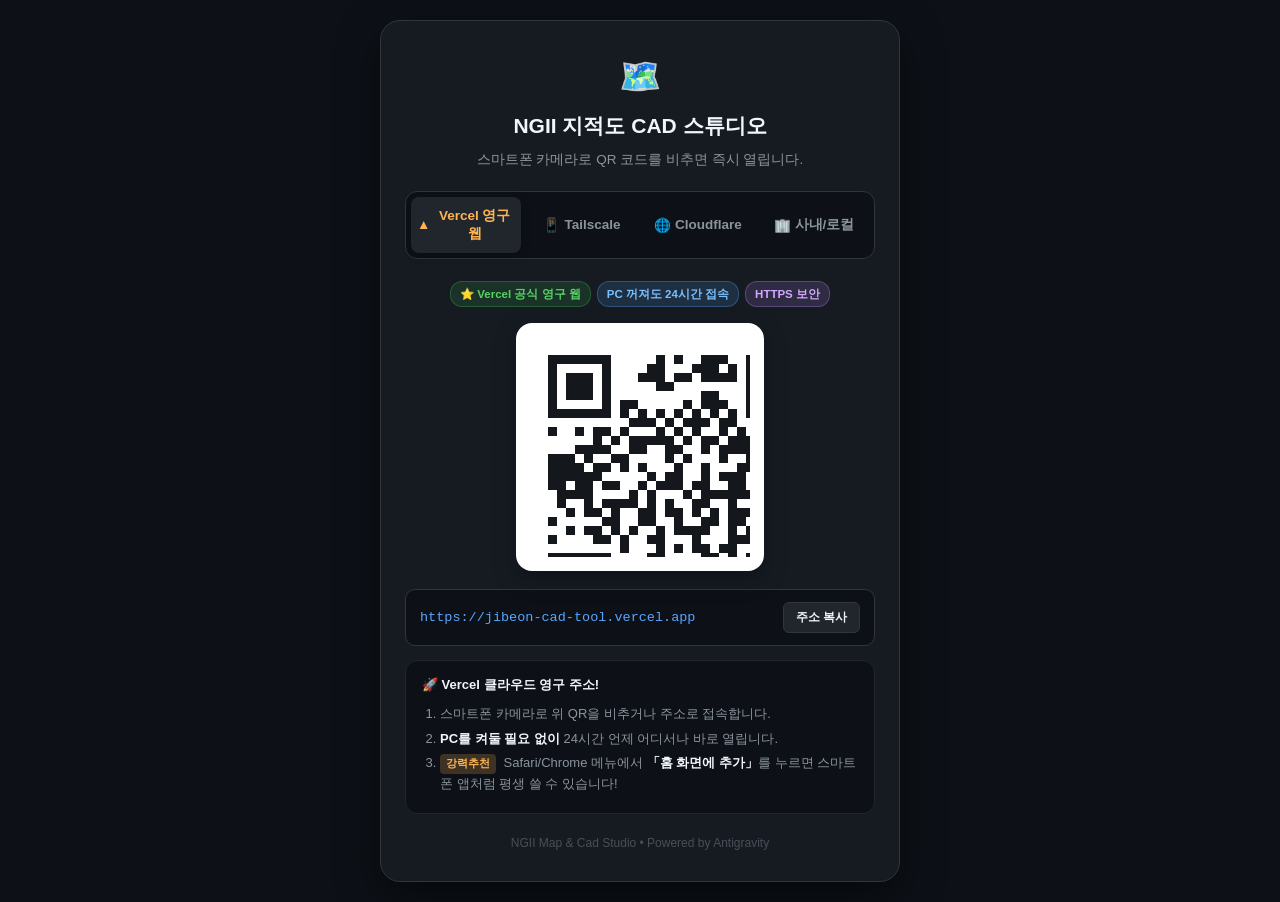
<file: phone_access.html>
<!DOCTYPE html>
<html lang="ko">
<head>
  <meta charset="utf-8">
  <meta name="viewport" content="width=device-width, initial-scale=1.0, maximum-scale=1.0, user-scalable=no">
  <title>NGII CAD 스튜디오 - 스마트폰 & 외부 접속 허브</title>
  <style>
    :root {
      --bg: #0d1117;
      --card-bg: #161b22;
      --border: #30363d;
      --text: #c9d1d9;
      --heading: #f0f6fc;
      --accent: #ffb454;
      --green: #3fb950;
      --blue: #58a6ff;
      --purple: #bc8cff;
      --yellow: #d29922;
    }
    * { box-sizing: border-box; margin: 0; padding: 0; }
    body {
      min-height: 100vh;
      display: flex;
      flex-direction: column;
      align-items: center;
      justify-content: center;
      background: var(--bg);
      color: var(--text);
      font-family: -apple-system, BlinkMacSystemFont, "Segoe UI", "Malgun Gothic", "맑은 고딕", Roboto, sans-serif;
      padding: 20px;
      line-height: 1.6;
    }
    .container {
      width: 100%;
      max-width: 520px;
      background: var(--card-bg);
      border: 1px solid var(--border);
      border-radius: 20px;
      padding: 28px 24px;
      box-shadow: 0 16px 40px rgba(0, 0, 0, 0.5);
      text-align: center;
    }
    .header-icon { font-size: 34px; margin-bottom: 6px; }
    h1 { font-size: 21px; color: var(--heading); margin-bottom: 6px; font-weight: 700; }
    p.subtitle { color: #8b949e; font-size: 13.5px; margin-bottom: 20px; }
    .tabs {
      display: flex;
      gap: 6px;
      background: #0d1117;
      padding: 5px;
      border-radius: 12px;
      margin-bottom: 22px;
      border: 1px solid var(--border);
    }
    .tab-btn {
      flex: 1;
      background: transparent;
      border: 0;
      color: #8b949e;
      font-size: 13.5px;
      font-weight: 600;
      padding: 10px 6px;
      border-radius: 8px;
      cursor: pointer;
      transition: all 0.2s ease;
      display: flex;
      align-items: center;
      justify-content: center;
      gap: 4px;
    }
    .tab-btn:hover { color: var(--heading); }
    .tab-btn.active {
      background: #21262d;
      color: var(--accent);
      box-shadow: 0 2px 8px rgba(0,0,0,0.3);
    }
    .badge-group {
      display: flex;
      justify-content: center;
      gap: 6px;
      flex-wrap: wrap;
      margin-bottom: 16px;
    }
    .badge {
      display: inline-block;
      font-size: 11.5px;
      font-weight: 600;
      padding: 3px 9px;
      border-radius: 12px;
    }
    .badge-green { background: rgba(63, 185, 80, 0.15); color: #56d364; border: 1px solid rgba(63, 185, 80, 0.3); }
    .badge-blue { background: rgba(88, 166, 255, 0.15); color: #79c0ff; border: 1px solid rgba(88, 166, 255, 0.3); }
    .badge-purple { background: rgba(188, 140, 255, 0.15); color: #d2a8ff; border: 1px solid rgba(188, 140, 255, 0.3); }
    .badge-yellow { background: rgba(210, 153, 34, 0.15); color: #e3b341; border: 1px solid rgba(210, 153, 34, 0.3); }
    .qr-frame {
      background: #ffffff;
      padding: 14px;
      border-radius: 16px;
      display: inline-block;
      line-height: 0;
      margin-bottom: 18px;
      box-shadow: 0 8px 24px rgba(0,0,0,0.3);
    }
    .qr-frame svg { width: 220px; height: 220px; }
    .url-box {
      background: #0d1117;
      border: 1px solid var(--border);
      border-radius: 10px;
      padding: 12px 14px;
      font-family: ui-monospace, monospace;
      font-size: 13.5px;
      color: #58a6ff;
      word-break: break-all;
      margin-bottom: 12px;
      display: flex;
      align-items: center;
      justify-content: space-between;
      gap: 10px;
      text-align: left;
    }
    .url-text { flex: 1; font-weight: 500; }
    .copy-btn {
      background: #21262d;
      color: var(--heading);
      border: 1px solid var(--border);
      font-size: 12px;
      font-weight: 600;
      padding: 6px 12px;
      border-radius: 6px;
      cursor: pointer;
      white-space: nowrap;
      transition: all 0.15s;
    }
    .copy-btn:hover { background: var(--accent); color: #0d1117; border-color: var(--accent); }
    .copy-btn.copied { background: var(--green); color: #0d1117; border-color: var(--green); }
    .guide-card {
      background: #0d1117;
      border: 1px solid #21262d;
      border-radius: 12px;
      padding: 14px 16px;
      text-align: left;
      font-size: 13px;
      color: #8b949e;
      margin-top: 14px;
      line-height: 1.6;
    }
    .guide-card strong { color: var(--heading); }
    .guide-card ol { margin: 8px 0 4px 18px; padding: 0; }
    .guide-card li { margin-bottom: 4px; }
    .tip-tag {
      display: inline-block;
      background: rgba(255, 180, 84, 0.2);
      color: var(--accent);
      font-weight: 600;
      font-size: 11px;
      padding: 1px 6px;
      border-radius: 4px;
      margin-right: 4px;
    }
    .tab-pane { display: none; }
    .tab-pane.active { display: block; }
    .footer { margin-top: 20px; font-size: 12px; color: #484f58; }
  </style>
</head>
<body>

<div class="container">
  <div class="header-icon">🗺️</div>
  <h1>NGII 지적도 CAD 스튜디오</h1>
  <p class="subtitle">스마트폰 카메라로 QR 코드를 비추면 즉시 열립니다.</p>

  <div class="tabs">
    <button class="tab-btn active" onclick="openTab('vercel', this)">
      <span>▲</span> Vercel 영구웹
    </button>
    <button class="tab-btn" onclick="openTab('ts', this)">
      <span>📱</span> Tailscale
    </button>
    <button class="tab-btn" onclick="openTab('cf', this)">
      <span>🌐</span> Cloudflare
    </button>
    <button class="tab-btn" onclick="openTab('lan', this)">
      <span>🏢</span> 사내/로컬
    </button>
  </div>

  <!-- TAB 0: Vercel -->
  <div id="pane-vercel" class="tab-pane active">
    <div class="badge-group">
      <span class="badge badge-green">⭐ Vercel 공식 영구 웹</span>
      <span class="badge badge-blue">PC 꺼져도 24시간 접속</span>
      <span class="badge badge-purple">HTTPS 보안</span>
    </div>

    <div class="qr-frame"><svg xmlns="http://www.w3.org/2000/svg" width="297" height="297" class="segno"><g transform="scale(9)"><path fill="#fff" d="M0 0h33v33h-33z"/><path class="qrline" stroke="#14171c" d="M2 2.5h7m5 0h1m1 0h1m2 0h3m2 0h7m-29 1h1m5 0h1m4 0h2m3 0h3m1 0h1m1 0h1m5 0h1m-29 1h1m1 0h3m1 0h1m3 0h3m1 0h2m1 0h4m1 0h1m1 0h3m1 0h1m-29 1h1m1 0h3m1 0h1m5 0h2m8 0h1m1 0h3m1 0h1m-29 1h1m1 0h3m1 0h1m10 0h2m3 0h1m1 0h3m1 0h1m-29 1h1m5 0h1m1 0h2m5 0h1m1 0h3m2 0h1m5 0h1m-29 1h7m1 0h1m1 0h1m1 0h1m1 0h1m1 0h1m1 0h1m1 0h1m1 0h7m-20 1h3m1 0h1m1 0h3m1 0h2m-21 1h1m2 0h1m1 0h2m1 0h1m3 0h1m1 0h1m1 0h1m2 0h1m1 0h1m1 0h1m-19 1h1m1 0h1m1 0h5m1 0h1m1 0h2m1 0h3m2 0h1m2 0h1m-26 1h4m2 0h2m2 0h2m2 0h1m1 0h9m-28 1h3m1 0h1m2 0h2m4 0h1m1 0h1m3 0h1m2 0h2m2 0h2m-28 1h4m1 0h2m1 0h1m1 0h1m3 0h1m2 0h1m3 0h2m2 0h1m1 0h2m-29 1h6m5 0h1m1 0h2m2 0h1m1 0h3m-22 1h2m1 0h2m1 0h2m2 0h1m1 0h3m1 0h2m2 0h2m1 0h1m1 0h4m-28 1h4m4 0h1m1 0h1m3 0h1m1 0h7m1 0h1m1 0h1m-27 1h1m2 0h1m1 0h4m1 0h1m1 0h1m2 0h2m2 0h1m6 0h1m-26 1h1m1 0h2m1 0h1m2 0h2m1 0h2m1 0h1m1 0h1m1 0h4m1 0h1m2 0h1m-29 1h1m5 0h2m2 0h2m2 0h1m2 0h2m1 0h2m1 0h2m2 0h2m-27 1h1m1 0h2m1 0h1m1 0h1m2 0h1m1 0h4m2 0h1m1 0h3m2 0h2m-29 1h1m4 0h2m1 0h1m2 0h2m3 0h1m3 0h5m1 0h1m-19 1h1m3 0h1m1 0h1m1 0h2m1 0h2m3 0h1m1 0h3m-29 1h7m4 0h2m4 0h2m1 0h1m1 0h1m1 0h1m2 0h1m-28 1h1m5 0h1m1 0h2m2 0h1m1 0h1m1 0h1m1 0h1m1 0h1m3 0h5m-29 1h1m1 0h3m1 0h1m2 0h1m1 0h1m3 0h3m2 0h5m3 0h1m-29 1h1m1 0h3m1 0h1m1 0h3m5 0h2m1 0h1m2 0h6m-28 1h1m1 0h3m1 0h1m2 0h1m1 0h3m2 0h2m6 0h3m1 0h1m-29 1h1m5 0h1m2 0h2m2 0h9m1 0h2m2 0h1m-28 1h7m1 0h3m4 0h1m1 0h1m2 0h3m2 0h1m1 0h1"/></g></svg>
</div>

    <div class="url-box">
      <span class="url-text" id="url-vercel">https://jibeon-cad-tool.vercel.app</span>
      <button class="copy-btn" onclick="copyText('url-vercel', this)">주소 복사</button>
    </div>

    <div class="guide-card">
      <strong>🚀 Vercel 클라우드 영구 주소!</strong>
      <ol>
        <li>스마트폰 카메라로 위 QR을 비추거나 주소로 접속합니다.</li>
        <li><strong>PC를 켜둘 필요 없이</strong> 24시간 언제 어디서나 바로 열립니다.</li>
        <li><span class="tip-tag">강력추천</span> Safari/Chrome 메뉴에서 <strong>「홈 화면에 추가」</strong>를 누르면 스마트폰 앱처럼 평생 쓸 수 있습니다!</li>
      </ol>
    </div>
  </div>

  <!-- TAB 1: Tailscale -->
  <div id="pane-ts" class="tab-pane">
    <div class="badge-group">
      <span class="badge badge-green">⭐ 100% 영구 불변 주소</span>
      <span class="badge badge-blue">LTE/5G 외부 접속</span>
      <span class="badge badge-purple">기기 간 암호화</span>
    </div>

    <div class="qr-frame"><svg xmlns="http://www.w3.org/2000/svg" width="261" height="261" class="segno"><g transform="scale(9)"><path fill="#fff" d="M0 0h29v29h-29z"/><path class="qrline" stroke="#14171c" d="M2 2.5h7m1 0h2m3 0h1m2 0h1m1 0h7m-25 1h1m5 0h1m1 0h7m3 0h1m5 0h1m-25 1h1m1 0h3m1 0h1m1 0h3m2 0h2m3 0h1m1 0h3m1 0h1m-25 1h1m1 0h3m1 0h1m6 0h4m1 0h1m1 0h3m1 0h1m-25 1h1m1 0h3m1 0h1m1 0h1m1 0h2m6 0h1m1 0h3m1 0h1m-25 1h1m5 0h1m9 0h1m1 0h1m5 0h1m-25 1h7m1 0h1m1 0h1m1 0h1m1 0h1m1 0h1m1 0h7m-15 1h4m1 0h1m-16 1h1m2 0h7m5 0h1m1 0h1m2 0h1m1 0h3m-25 1h2m2 0h1m5 0h2m3 0h3m2 0h4m-23 1h1m1 0h4m1 0h1m3 0h2m1 0h1m1 0h2m1 0h2m2 0h1m-25 1h2m3 0h1m4 0h2m2 0h2m1 0h2m2 0h4m-22 1h2m1 0h4m1 0h2m1 0h1m1 0h3m5 0h1m-25 1h1m1 0h3m3 0h1m3 0h1m2 0h1m3 0h2m2 0h1m-24 1h3m3 0h1m1 0h1m1 0h1m1 0h1m2 0h1m1 0h1m3 0h4m-25 1h1m1 0h1m1 0h2m3 0h1m2 0h1m1 0h1m1 0h1m3 0h1m1 0h1m1 0h1m-25 1h1m5 0h1m2 0h12m1 0h2m-16 1h1m2 0h6m3 0h1m2 0h1m-24 1h7m1 0h2m1 0h4m1 0h1m1 0h1m1 0h2m2 0h1m-25 1h1m5 0h1m1 0h3m1 0h3m1 0h1m3 0h1m2 0h2m-25 1h1m1 0h3m1 0h1m1 0h1m1 0h2m3 0h7m-22 1h1m1 0h3m1 0h1m1 0h1m2 0h2m3 0h1m1 0h2m1 0h1m1 0h2m-25 1h1m1 0h3m1 0h1m2 0h1m1 0h2m1 0h2m4 0h1m1 0h3m-25 1h1m5 0h1m2 0h1m1 0h2m2 0h1m1 0h4m1 0h3m-25 1h7m1 0h1m1 0h1m3 0h3m1 0h1m2 0h1m2 0h1"/></g></svg>
</div>
    <div class="url-box">
      <span class="url-text" id="url-ts">http://100.101.2.117:8088</span>
      <button class="copy-btn" onclick="copyText('url-ts', this)">주소 복사</button>
    </div>

    <div class="guide-card">
      <strong>📌 접속 주소가 바뀌지 않는 영구 해결책!</strong>
      <ol>
        <li>스마트폰(아이폰/갤럭시) 카메라로 위 QR 코드를 비춥니다.</li>
        <li>사용자님의 <strong>iPhone 13 mini</strong>에 이미 Tailscale이 연결되어 있어 즉시 열립니다.</li>
        <li><span class="tip-tag">강력추천</span> 접속 후 Safari 하단 공유 버튼 -> <strong>「홈 화면에 추가」</strong>를 누르면 바탕화면 앱으로 평생 탭 한 번에 실행됩니다!</li>
      </ol>
      <p style="margin-top:8px;font-size:12px;color:#58a6ff">MagicDNS 주소: <code>http://desktop-0sdpqa7.tailef545d.ts.net:8088</code></p>
    </div>
  </div>

  <!-- TAB 2: Cloudflare -->
  <div id="pane-cf" class="tab-pane ">
    <div class="badge-group">
      <span class="badge badge-yellow">🌐 인터넷 전체 공개용</span>
      <span class="badge badge-blue">앱 설치 불필요</span>
    </div>

    <div class="qr-frame"><svg xmlns="http://www.w3.org/2000/svg" width="297" height="297" class="segno"><g transform="scale(9)"><path fill="#fff" d="M0 0h33v33h-33z"/><path class="qrline" stroke="#14171c" d="M2 2.5h7m5 0h1m1 0h1m2 0h3m2 0h7m-29 1h1m5 0h1m4 0h2m3 0h3m1 0h1m1 0h1m5 0h1m-29 1h1m1 0h3m1 0h1m3 0h3m1 0h2m1 0h4m1 0h1m1 0h3m1 0h1m-29 1h1m1 0h3m1 0h1m5 0h2m8 0h1m1 0h3m1 0h1m-29 1h1m1 0h3m1 0h1m10 0h2m3 0h1m1 0h3m1 0h1m-29 1h1m5 0h1m1 0h2m5 0h1m1 0h3m2 0h1m5 0h1m-29 1h7m1 0h1m1 0h1m1 0h1m1 0h1m1 0h1m1 0h1m1 0h1m1 0h7m-20 1h3m1 0h1m1 0h3m1 0h2m-21 1h1m2 0h1m1 0h2m1 0h1m3 0h1m1 0h1m1 0h1m2 0h1m1 0h1m1 0h1m-19 1h1m1 0h1m1 0h5m1 0h1m1 0h2m1 0h3m2 0h1m2 0h1m-26 1h4m2 0h2m2 0h2m2 0h1m1 0h9m-28 1h3m1 0h1m2 0h2m4 0h1m1 0h1m3 0h1m2 0h2m2 0h2m-28 1h4m1 0h2m1 0h1m1 0h1m3 0h1m2 0h1m3 0h2m2 0h1m1 0h2m-29 1h6m5 0h1m1 0h2m2 0h1m1 0h3m-22 1h2m1 0h2m1 0h2m2 0h1m1 0h3m1 0h2m2 0h2m1 0h1m1 0h4m-28 1h4m4 0h1m1 0h1m3 0h1m1 0h7m1 0h1m1 0h1m-27 1h1m2 0h1m1 0h4m1 0h1m1 0h1m2 0h2m2 0h1m6 0h1m-26 1h1m1 0h2m1 0h1m2 0h2m1 0h2m1 0h1m1 0h1m1 0h4m1 0h1m2 0h1m-29 1h1m5 0h2m2 0h2m2 0h1m2 0h2m1 0h2m1 0h2m2 0h2m-27 1h1m1 0h2m1 0h1m1 0h1m2 0h1m1 0h4m2 0h1m1 0h3m2 0h2m-29 1h1m4 0h2m1 0h1m2 0h2m3 0h1m3 0h5m1 0h1m-19 1h1m3 0h1m1 0h1m1 0h2m1 0h2m3 0h1m1 0h3m-29 1h7m4 0h2m4 0h2m1 0h1m1 0h1m1 0h1m2 0h1m-28 1h1m5 0h1m1 0h2m2 0h1m1 0h1m1 0h1m1 0h1m1 0h1m3 0h5m-29 1h1m1 0h3m1 0h1m2 0h1m1 0h1m3 0h3m2 0h5m3 0h1m-29 1h1m1 0h3m1 0h1m1 0h3m5 0h2m1 0h1m2 0h6m-28 1h1m1 0h3m1 0h1m2 0h1m1 0h3m2 0h2m6 0h3m1 0h1m-29 1h1m5 0h1m2 0h2m2 0h9m1 0h2m2 0h1m-28 1h7m1 0h3m4 0h1m1 0h1m2 0h3m2 0h1m1 0h1"/></g></svg>
</div>
    <div class="url-box">
      <span class="url-text" id="url-cf">https://jibeon-cad-tool.vercel.app</span>
      <button class="copy-btn" onclick="copyText('url-cf', this)">주소 복사</button>
    </div>

    <div class="guide-card">
      <strong>ℹ️ Tailscale 미설치 동료/외부 기기 공유용</strong>
      <p style="margin-top:4px">
        - 누구나 브라우저만 있으면 바로 열 수 있는 공용 웹 링크입니다.<br>
        - 무계정 무료 터널 특성상 서버를 재실행하면 주소가 새로 발급됩니다.<br>
        - <strong>평생 고정 웹 도메인</strong>을 원하시면 Cloudflare Zero Trust 무료 계정의 터널 토큰을 <code>cloudflare_token.txt</code>에 등록하시면 됩니다.
      </p>
    </div>
  </div>

  <!-- TAB 3: LAN / Local -->
  <div id="pane-lan" class="tab-pane">
    <div class="badge-group">
      <span class="badge badge-green">🏢 사내망 Wi-Fi</span>
      <span class="badge badge-blue">PC 로컬</span>
    </div>

    <div class="qr-frame"><svg xmlns="http://www.w3.org/2000/svg" width="261" height="261" class="segno"><g transform="scale(9)"><path fill="#fff" d="M0 0h29v29h-29z"/><path class="qrline" stroke="#14171c" d="M2 2.5h7m1 0h4m2 0h1m3 0h7m-25 1h1m5 0h1m1 0h1m3 0h3m3 0h1m5 0h1m-25 1h1m1 0h3m1 0h1m2 0h3m1 0h1m1 0h1m2 0h1m1 0h3m1 0h1m-25 1h1m1 0h3m1 0h1m1 0h2m2 0h2m1 0h2m1 0h1m1 0h3m1 0h1m-25 1h1m1 0h3m1 0h1m2 0h1m3 0h1m1 0h1m2 0h1m1 0h3m1 0h1m-25 1h1m5 0h1m2 0h2m1 0h1m3 0h1m1 0h1m5 0h1m-25 1h7m1 0h1m1 0h1m1 0h1m1 0h1m1 0h1m1 0h7m-17 1h2m2 0h1m1 0h3m-17 1h1m1 0h2m1 0h3m2 0h1m1 0h1m2 0h2m1 0h1m2 0h1m1 0h2m-25 1h2m1 0h3m2 0h1m1 0h1m1 0h3m2 0h1m5 0h1m-24 1h3m2 0h2m3 0h1m1 0h1m1 0h1m1 0h2m1 0h1m-20 1h1m1 0h1m5 0h1m1 0h2m1 0h1m2 0h1m1 0h1m2 0h2m-22 1h1m3 0h2m1 0h1m4 0h1m1 0h2m1 0h3m1 0h3m-22 1h1m4 0h2m1 0h1m3 0h1m1 0h2m1 0h1m3 0h1m-24 1h3m1 0h2m1 0h1m3 0h2m2 0h3m3 0h2m-24 1h1m1 0h2m1 0h1m1 0h1m2 0h1m1 0h1m3 0h1m4 0h1m2 0h1m-23 1h1m1 0h1m1 0h2m1 0h1m1 0h1m1 0h12m-17 1h2m2 0h1m1 0h1m1 0h1m3 0h1m3 0h1m-25 1h7m1 0h1m2 0h2m3 0h1m1 0h1m1 0h5m-25 1h1m5 0h1m1 0h2m2 0h1m1 0h1m1 0h1m3 0h1m3 0h1m-25 1h1m1 0h3m1 0h1m2 0h1m1 0h1m4 0h5m2 0h1m-24 1h1m1 0h3m1 0h1m1 0h3m1 0h4m2 0h3m1 0h3m-25 1h1m1 0h3m1 0h1m1 0h2m1 0h1m2 0h1m3 0h1m1 0h4m-24 1h1m5 0h1m2 0h1m3 0h1m1 0h1m4 0h1m1 0h1m-23 1h7m1 0h1m3 0h1m2 0h1m1 0h1m1 0h6"/></g></svg>
</div>

    <div class="url-box">
      <span class="url-text" id="url-lan">http://172.30.1.62:8088</span>
      <button class="copy-btn" onclick="copyText('url-lan', this)">주소 복사</button>
    </div>

    <div class="guide-card">
      <strong>사내 Wi-Fi 공유기 접속</strong>
      <p style="margin-top:4px">
        - 같은 사무실/가정 내 같은 Wi-Fi 공유기에 연결된 기기에서 접속 가능합니다.<br>
        - 이 PC 브라우저 접속: <a href="http://localhost:8088" target="_blank" style="color:#58a6ff">http://localhost:8088</a>
      </p>
    </div>
  </div>

  <p class="footer">NGII Map & Cad Studio • Powered by Antigravity</p>
</div>

<script>
  function openTab(tabId, btn) {
    document.querySelectorAll('.tab-pane').forEach(el => el.classList.remove('active'));
    document.querySelectorAll('.tab-btn').forEach(el => el.classList.remove('active'));
    const pane = document.getElementById('pane-' + tabId);
    if (pane) pane.classList.add('active');
    if (btn) btn.classList.add('active');
  }

  function copyText(elemId, btn) {
    const el = document.getElementById(elemId);
    if (!el) return;
    navigator.clipboard.writeText(el.textContent.trim()).then(() => {
      const orig = btn.textContent;
      btn.textContent = '복사됨 ✓';
      btn.classList.add('copied');
      setTimeout(() => {
        btn.textContent = orig;
        btn.classList.remove('copied');
      }, 2000);
    }).catch(() => {
      alert('주소 복사 실패: ' + el.textContent);
    });
  }
</script>
</body>
</html>
</file>
